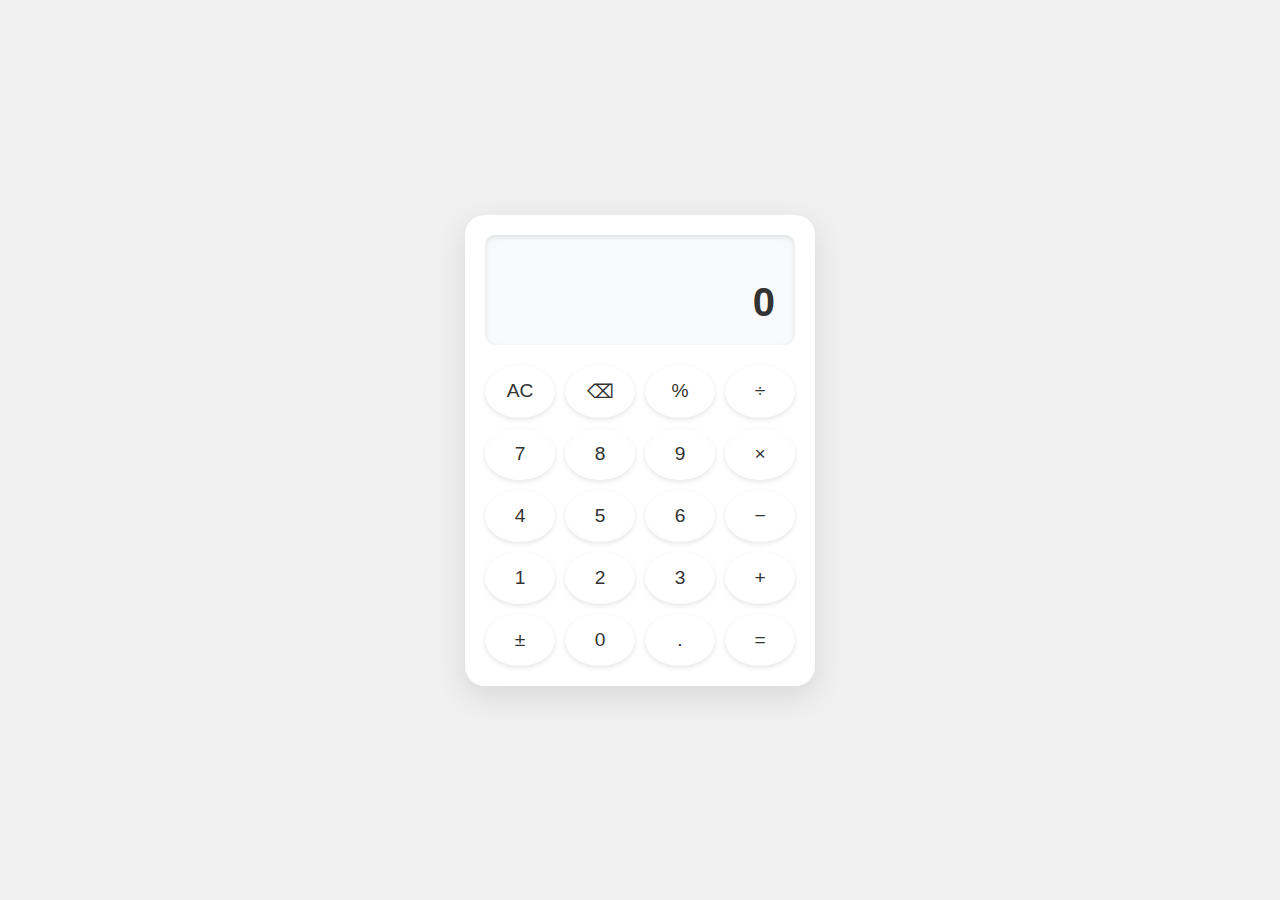
<file: Calculator/index.html>
<!DOCTYPE html>
<html lang="en">
<head>
    <meta charset="UTF-8">
    <meta name="viewport" content="width=device-width, initial-scale=1.0">
    <title>Calculator</title>
    <link rel="stylesheet" href="styles.css">
</head>
<body>
    <div class="calculator">
        <div class="display">
            <div id="history"></div>
            <div id="result">0</div>
        </div>
        <div class="buttons">
            <button class="btn function" id="clear">AC</button>
            <button class="btn function" id="delete">⌫</button>
            <button class="btn function" id="percent">%</button>
            <button class="btn operator" id="divide">÷</button>
            <button class="btn number" id="seven">7</button>
            <button class="btn number" id="eight">8</button>
            <button class="btn number" id="nine">9</button>
            <button class="btn operator" id="multiply">×</button>
            <button class="btn number" id="four">4</button>
            <button class="btn number" id="five">5</button>
            <button class="btn number" id="six">6</button>
            <button class="btn operator" id="subtract">−</button>
            <button class="btn number" id="one">1</button>
            <button class="btn number" id="two">2</button>
            <button class="btn number" id="three">3</button>
            <button class="btn operator" id="add">+</button>
            <button class="btn function" id="plusMinus">±</button>
            <button class="btn number" id="zero">0</button>
            <button class="btn number" id="dot">.</button>
            <button class="btn operator" id="equals">=</button>
        </div>
    </div>

    <script src="script.js"></script>
</body>
</html>
</file>
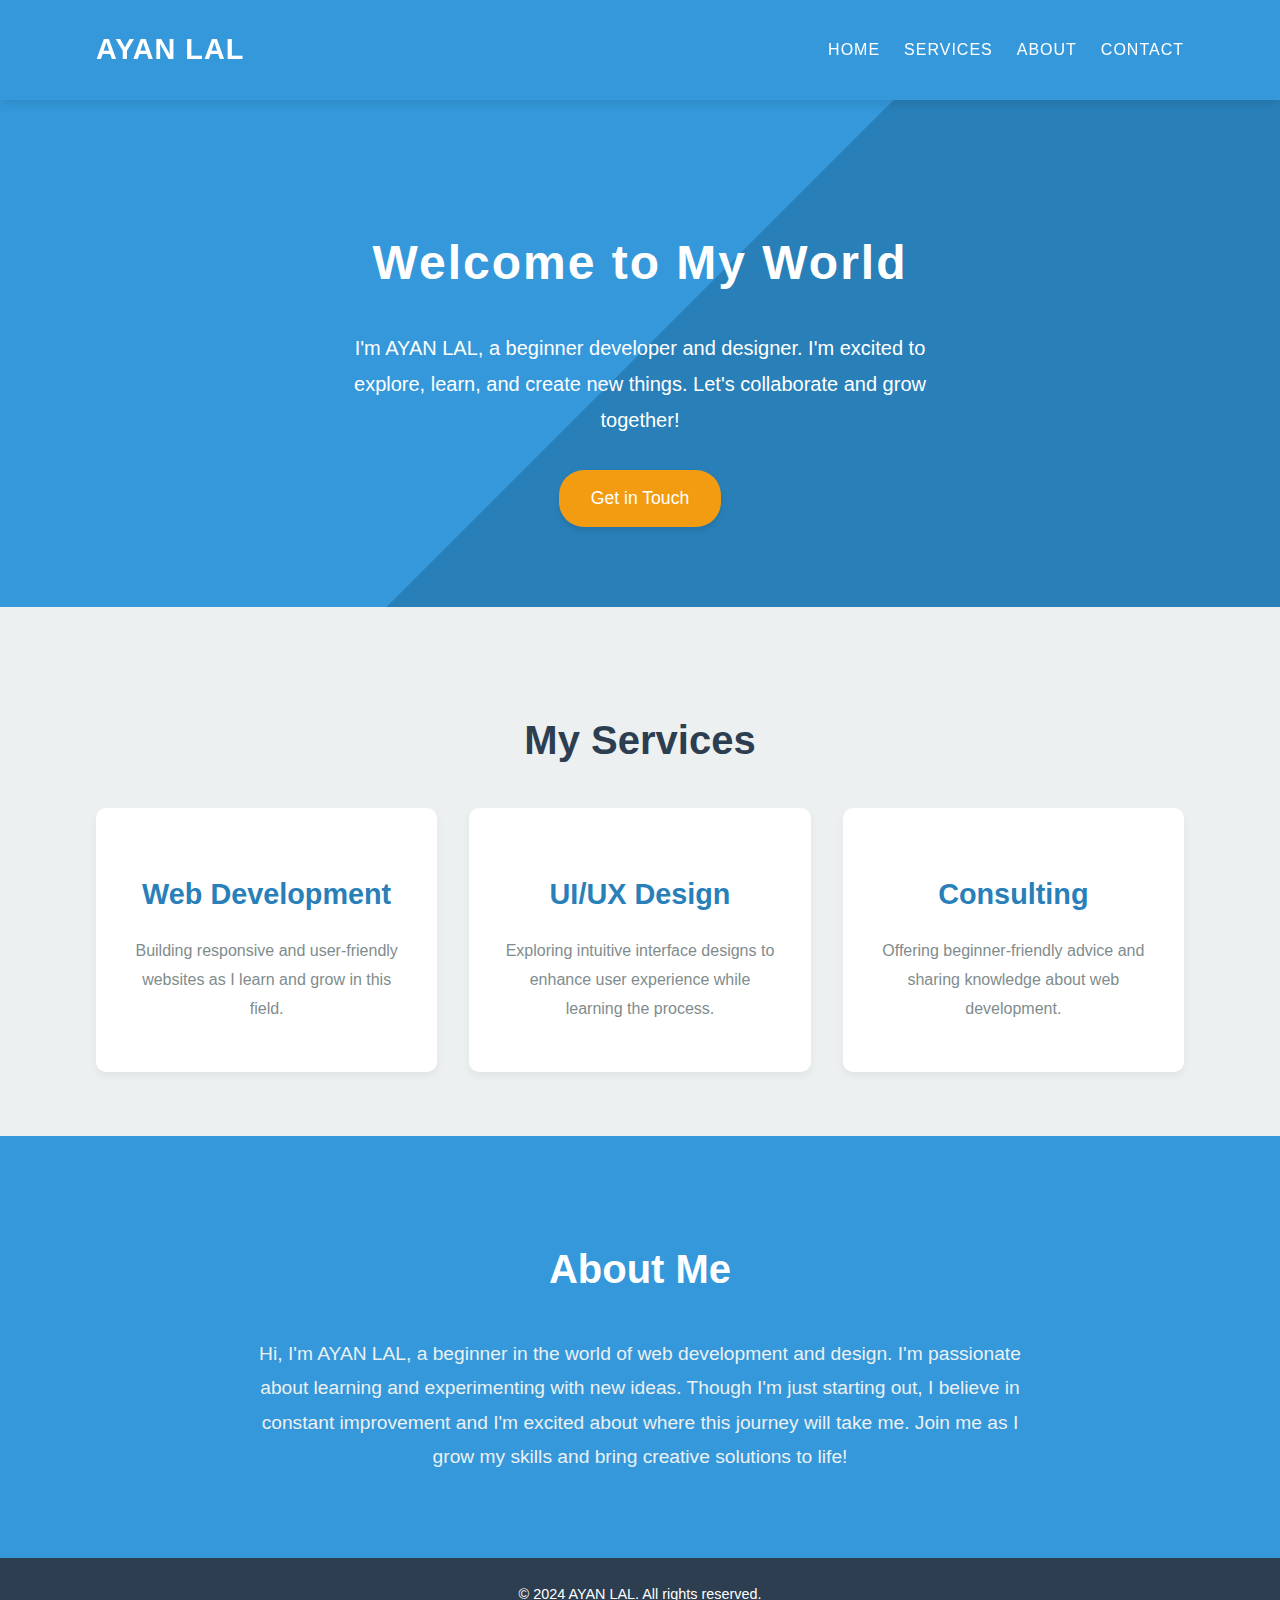
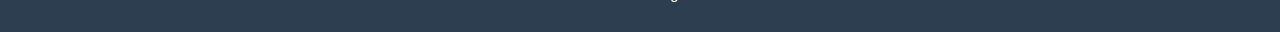
<file: LandingPage/index.html>
<!DOCTYPE html>
<html lang="en">
<head>
    <meta charset="UTF-8">
    <meta name="viewport" content="width=device-width, initial-scale=1.0">
    <title>AYAN LAL's Landing Page</title>
    <link rel="stylesheet" href="styles.css">
</head>
<body>
    <header>
        <div class="container">
            <h1>AYAN LAL</h1>
            <nav>
                <ul>
                    <li><a href="#home">Home</a></li>
                    <li><a href="#services">Services</a></li>
                    <li><a href="#about">About</a></li>
                    <li><a href="#contact">Contact</a></li>
                </ul>
            </nav>
        </div>
    </header>

    <main>
        <section id="home" class="hero">
            <div class="container">
                <h2>Welcome to My World</h2>
                <p>I'm AYAN LAL, a beginner developer and designer. I'm excited to explore, learn, and create new things. Let's collaborate and grow together!</p>
                <a href="mailto:ayanl0069@gmail.com" class="btn">Get in Touch</a>
            </div>
        </section>

        <section id="services" class="services">
            <div class="container">
                <h2>My Services</h2>
                <div class="services-grid">
                    <div class="service-box">
                        <h3>Web Development</h3>
                        <p>Building responsive and user-friendly websites as I learn and grow in this field.</p>
                    </div>
                    <div class="service-box">
                        <h3>UI/UX Design</h3>
                        <p>Exploring intuitive interface designs to enhance user experience while learning the process.</p>
                    </div>
                    <div class="service-box">
                        <h3>Consulting</h3>
                        <p>Offering beginner-friendly advice and sharing knowledge about web development.</p>
                    </div>
                </div>
            </div>
        </section>

        <section id="about" class="about">
            <div class="container">
                <h2>About Me</h2>
                <p>Hi, I'm AYAN LAL, a beginner in the world of web development and design. I'm passionate about learning and experimenting with new ideas. Though I'm just starting out, I believe in constant improvement and I'm excited about where this journey will take me. Join me as I grow my skills and bring creative solutions to life!</p>
            </div>
        </section>
    </main>

    <footer>
        <div class="container">
            <p>&copy; 2024 AYAN LAL. All rights reserved.</p>
        </div>
    </footer>
</body>
</html>
</file>
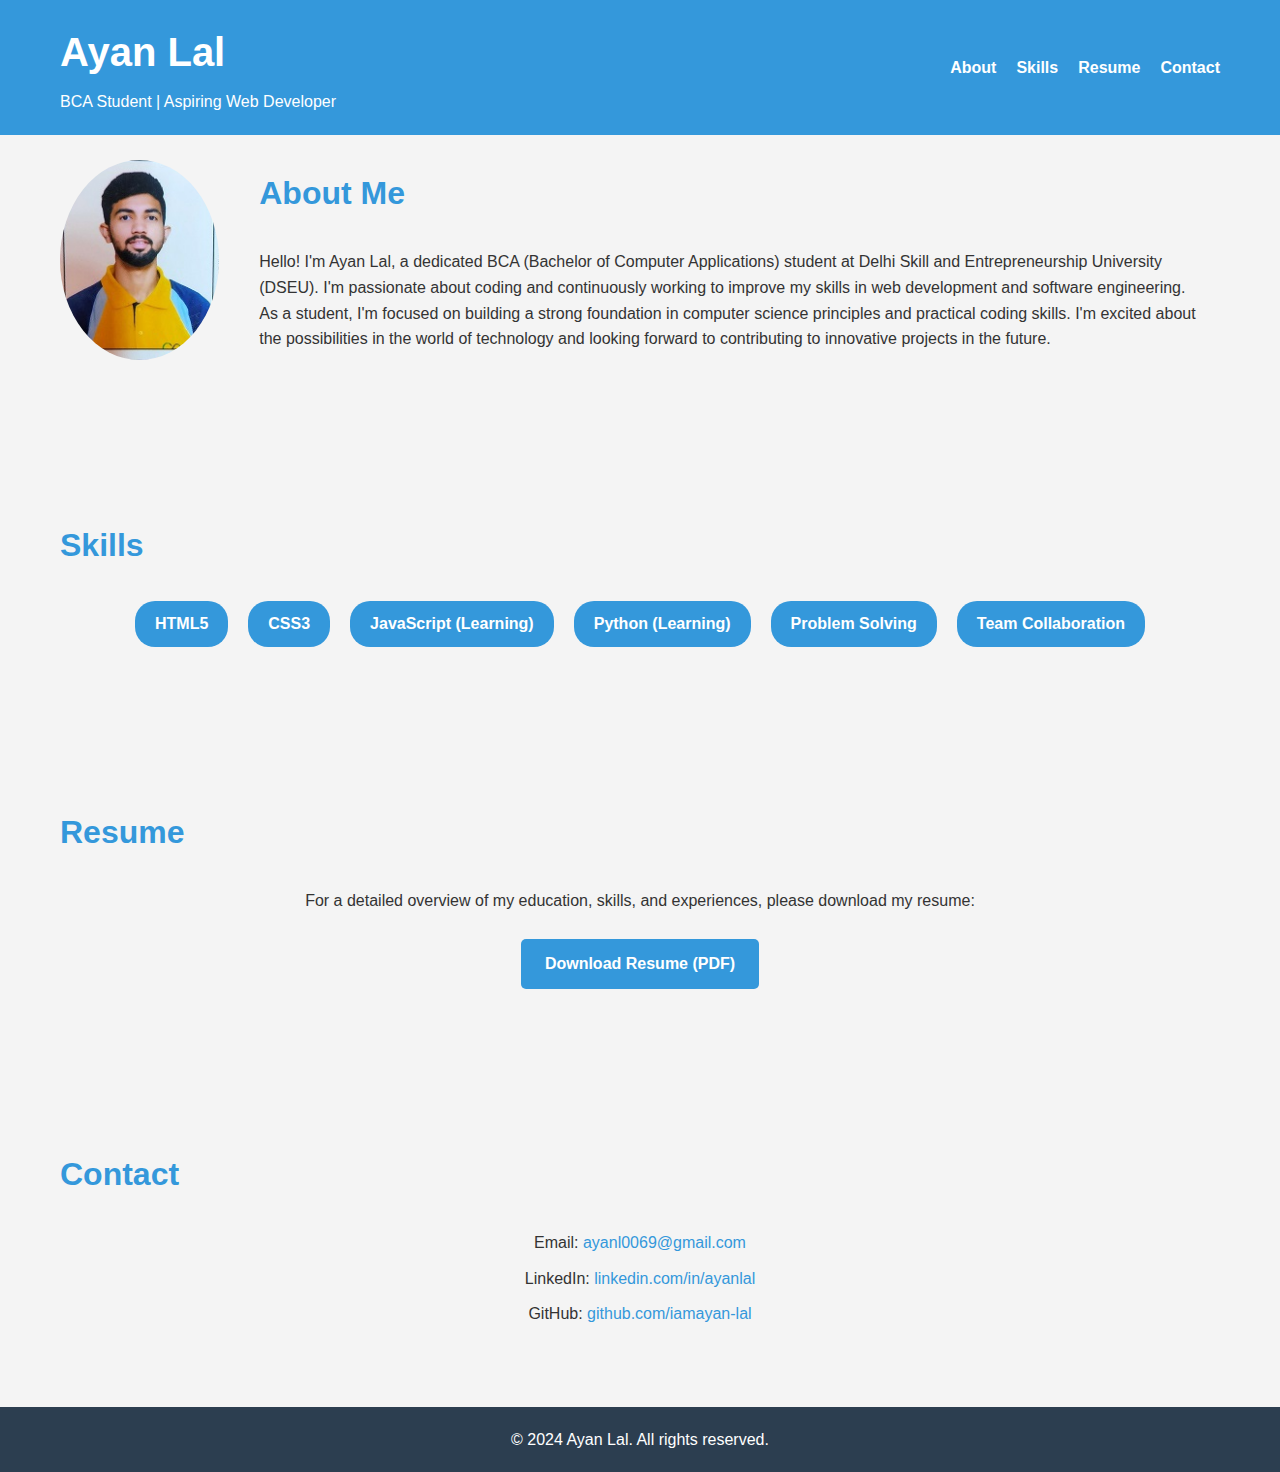
<file: Portfolio/index.html>
<!DOCTYPE html>
<html lang="en">
<head>
    <meta charset="UTF-8">
    <meta name="viewport" content="width=device-width, initial-scale=1.0">
    <title>Ayan Lal | Portfolio</title>
    <link rel="stylesheet" href="style.css">
</head>
<body>
    <header>
    <div class="container header-container">
        <div>
        <h1>Ayan Lal</h1>
        <p>BCA Student | Aspiring Web Developer</p>
        </div>
        <nav>
        <a href="#about">About</a>
        <a href="#skills">Skills</a>
        <a href="#resume">Resume</a>
        <a href="#contact">Contact</a>
    </nav>
    </div>
  </header>

  <main>
    <section id="about">
      <div class="container about-container">
        <img src="Ayan.jpg" alt="Ayan Lal" class="profile-pic">
        <div>
          <h2>About Me</h2>
          <p>Hello! I'm Ayan Lal, a dedicated BCA (Bachelor of Computer Applications) student at Delhi Skill and Entrepreneurship University (DSEU). I'm passionate about coding and continuously working to improve my skills in web development and software engineering.</p>
          <p>As a student, I'm focused on building a strong foundation in computer science principles and practical coding skills. I'm excited about the possibilities in the world of technology and looking forward to contributing to innovative projects in the future.</p>
        </div>
      </div>
    </section>

    <section id="skills">
      <div class="container">
        <h2>Skills</h2>
        <ul class="skills-list">
          <li>HTML5</li>
          <li>CSS3</li>
          <li>JavaScript (Learning)</li>
          <li>Python (Learning)</li>
          <li>Problem Solving</li>
          <li>Team Collaboration</li>
        </ul>
      </div>
    </section>

    <section id="resume">
      <div class="container">
        <h2>Resume</h2>
        <div class="resume-content">
          <p>For a detailed overview of my education, skills, and experiences, please download my resume:</p>
          <br>
          <a href="resume.pdf" class="download-btn" download>Download Resume (PDF)</a>
        </div>
      </div>
    </section>

    <section id="contact">
      <div class="container">
        <h2>Contact</h2>
        <div class="contact-info">
          <p>Email: <a href="mailto:ayanl0069@gmail.com">ayanl0069@gmail.com</a></p>
          <p>LinkedIn: <a href="https://www.linkedin.com/in/ayanlal" target="_blank">linkedin.com/in/ayanlal</a></p>
          <p>GitHub: <a href="https://github.com/iamayan-lal" target="_blank">github.com/iamayan-lal</a></p>
        </div>
      </div>
    </section>
  </main>

  <footer>
    <div class="container">
      <p>&copy; 2024 Ayan Lal. All rights reserved.</p>
    </div>
  </footer>
</body>
</html>
</file>
<file: Calculator/styles.css>
* {
    box-sizing: border-box;
    margin: 0;
    padding: 0;
}

body {
    display: flex;
    justify-content: center;
    align-items: center;
    min-height: 100vh;
    background-color: #f0f0f0;
    font-family: 'Arial', sans-serif;
}

.calculator {
    background-color: #ffffff;
    padding: 20px;
    border-radius: 20px;
    box-shadow: 0 10px 30px rgba(0, 0, 0, 0.1);
    max-width: 350px;
    width: 100%;
}

.display {
    background-color: #f8f9fa;
    color: #333;
    padding: 20px;
    margin-bottom: 20px;
    text-align: right;
    border-radius: 10px;
    box-shadow: inset 0 2px 5px rgba(0, 0, 0, 0.1);
}

#history {
    font-size: 0.9rem;
    color: #6c757d;
    min-height: 20px;
    margin-bottom: 5px;
}

#result {
    font-size: 2.5rem;
    font-weight: bold;
    overflow-x: auto;
    white-space: nowrap;
}

.buttons {
    display: grid;
    grid-template-columns: repeat(4, 1fr);
    gap: 10px;
}

.btn {
    background-color: #ffffff;
    color: #333;
    font-size: 1.2rem;
    padding: 15px;
    border-radius: 50%;
    border: none;
    cursor: pointer;
    transition: all 0.3s ease;
    box-shadow: 0 2px 5px rgba(0, 0, 0, 0.1);
}

.btn:hover {
    background-color: #f8f9fa;
    transform: translateY(-2px);
    box-shadow: 0 4px 10px rgba(0, 0, 0, 0.15);
}

.btn:active {
    transform: translateY;
}
</file>
<file: LandingPage/styles.css>
:root {
    --primary-color: #3498db;
    --secondary-color: #2980b9;
    --accent-color: #ecf0f1;
    --text-color: #2c3e50;
    --light-text: #fff;
    --highlight-color: #f39c12;
}

body {
    font-family: 'Helvetica Neue', sans-serif;
    line-height: 1.8;
    color: var(--text-color);
    margin: 0;
    padding: 0;
    background-color: var(--accent-color);
}

.container {
    width: 85%;
    max-width: 1200px;
    margin: auto;
}

header {
    background-color: var(--primary-color);
    color: var(--light-text);
    padding: 1.5rem 0;
    box-shadow: 0 4px 10px rgba(0, 0, 0, 0.1);
    position: sticky;
    top: 0;
    z-index: 1000;
}

header .container {
    display: flex;
    justify-content: space-between;
    align-items: center;
}

header h1 {
    font-size: 1.8rem;
    margin: 0;
    letter-spacing: 1px;
}

nav ul {
    list-style-type: none;
    padding: 0;
    margin: 0;
    display: flex;
}

nav ul li {
    margin-left: 1.5rem;
}

nav ul li a {
    color: var(--light-text);
    text-decoration: none;
    font-size: 1rem;
    text-transform: uppercase;
    letter-spacing: 1px;
    transition: color 0.3s ease-in-out;
}

nav ul li a:hover {
    color: var(--highlight-color);
}

.hero {
    background-color: var(--accent-color);
    text-align: center;
    padding: 5rem 0;
    background: linear-gradient(135deg, #3498db 50%, #2980b9 50%);
    color: var(--light-text);
}

.hero h2 {
    font-size: 3rem;
    margin-bottom: 1.5rem;
    letter-spacing: 2px;
}

.hero p {
    font-size: 1.25rem;
    margin-bottom: 2rem;
    max-width: 600px;
    margin-left: auto;
    margin-right: auto;
}

.btn {
    display: inline-block;
    background-color: var(--highlight-color);
    color: var(--light-text);
    padding: 0.8rem 2rem;
    text-decoration: none;
    border-radius: 25px;
    font-size: 1.1rem;
    box-shadow: 0 4px 6px rgba(0, 0, 0, 0.1);
    transition: background-color 0.3s ease-in-out;
}

.btn:hover {
    background-color: #e67e22;
}

.services {
    padding: 4rem 0;
    background-color: var(--accent-color);
}

.services h2 {
    text-align: center;
    font-size: 2.5rem;
    margin-bottom: 2rem;
}

.services-grid {
    display: grid;
    grid-template-columns: repeat(auto-fit, minmax(250px, 1fr));
    gap: 2rem;
}

.service-box {
    background-color: var(--light-text);
    padding: 2rem;
    border-radius: 10px;
    text-align: center;
    box-shadow: 0 4px 8px rgba(0, 0, 0, 0.05);
    transition: transform 0.3s ease-in-out;
}

.service-box:hover {
    transform: translateY(-10px);
}

.service-box h3 {
    font-size: 1.8rem;
    margin-bottom: 1rem;
    color: var(--secondary-color);
}

.service-box p {
    font-size: 1rem;
    color: #7f8c8d;
}

.about {
    background-color: var(--primary-color);
    color: var(--light-text);
    padding: 4rem 0;
    text-align: center;
}

.about h2 {
    font-size: 2.5rem;
    margin-bottom: 2rem;
}

.about p {
    max-width: 800px;
    margin-left: auto;
    margin-right: auto;
    font-size: 1.2rem;
    line-height: 1.8;
    color: #ecf0f1;
}

footer {
    background-color: var(--text-color);
    color: var(--light-text);
    text-align: center;
    padding: 1.5rem 0;
    font-size: 0.9rem;
}

footer p {
    margin: 0;
}

@media (max-width: 768px) {
    header h1 {
        font-size: 1.5rem;
    }

    .hero h2 {
        font-size: 2.2rem;
    }

    .hero p {
        font-size: 1rem;
    }

    .services h2 {
        font-size: 2rem;
    }

    .about h2 {
        font-size: 2rem;
    }
}
</file>
<file: Portfolio/style.css>
:root {
  --primary-color: #3498db;
  --secondary-color: #2c3e50;
  --text-color: #333;
  --bg-color: #f4f4f4;
}

* {
  margin: 0;
  padding: 0;
  box-sizing: border-box;
}

html {
  scroll-behavior: smooth;
}

body {
  font-family: 'Segoe UI', Tahoma, Geneva, Verdana, sans-serif;
  line-height: 1.6;
  color: var(--text-color);
  background-color: var(--bg-color);
}

.container {
  max-width: 1200px;
  margin: 0 auto;
  padding: 0 20px;
}

header {
  background-color: var(--primary-color);
  color: white;
  padding: 20px 0;
  position: fixed;
  width: 100%;
  top: 0;
  z-index: 1000;
}

.header-container {
  display: flex;
  justify-content: space-between;
  align-items: center;
}

.header-container h1 {
  font-size: 2.5rem;
  margin-bottom: 5px;
}

nav {
  display: flex;
  gap: 20px;
}

nav a {
  color: white;
  text-decoration: none;
  font-weight: bold;
  transition: color 0.3s ease;
}

nav a:hover {
  color: var(--secondary-color);
}

main {
  margin-top: 80px;
}

section {
  padding: 80px 0;
}

h2 {
  font-size: 2rem;
  margin-bottom: 30px;
  color: var(--primary-color);
}

.about-container {
  display: flex;
  align-items: center;
  gap: 40px;
}

.profile-pic {
  width: 200px;
  height: 200px;
  border-radius: 50%;
  object-fit: cover;
}

.skills-list {
  display: flex;
  flex-wrap: wrap;
  gap: 20px;
  justify-content: center;
  list-style-type: none;
}

.skills-list li {
  background-color: var(--primary-color);
  color: white;
  padding: 10px 20px;
  border-radius: 20px;
  font-weight: bold;
}

.resume-content {
  text-align: center;
  max-width: 800px;
  margin: 0 auto;
}

.download-btn {
  display: inline-block;
  background-color: var(--primary-color);
  color: white;
  padding: 12px 24px;
  text-decoration: none;
  border-radius: 5px;
  font-weight: bold;
  transition: background-color 0.3s ease;
}

.download-btn:hover {
  background-color: var(--secondary-color);
}

.contact-info {
  display: flex;
  flex-direction: column;
  align-items: center;
  gap: 10px;
}

.contact-info a {
  color: var(--primary-color);
  text-decoration: none;
  transition: color 0.3s ease;
}

.contact-info a:hover {
  color: var(--secondary-color);
}

footer {
  background-color: var(--secondary-color);
  color: white;
  text-align: center;
  padding: 20px 0;
}

@media (max-width: 768px) {
  .header-container {
    flex-direction: column;
    text-align: center;
  }

  nav {
    margin-top: 20px;
  }

  .about-container {
    flex-direction: column;
    text-align: center;
  }
}
</file>
